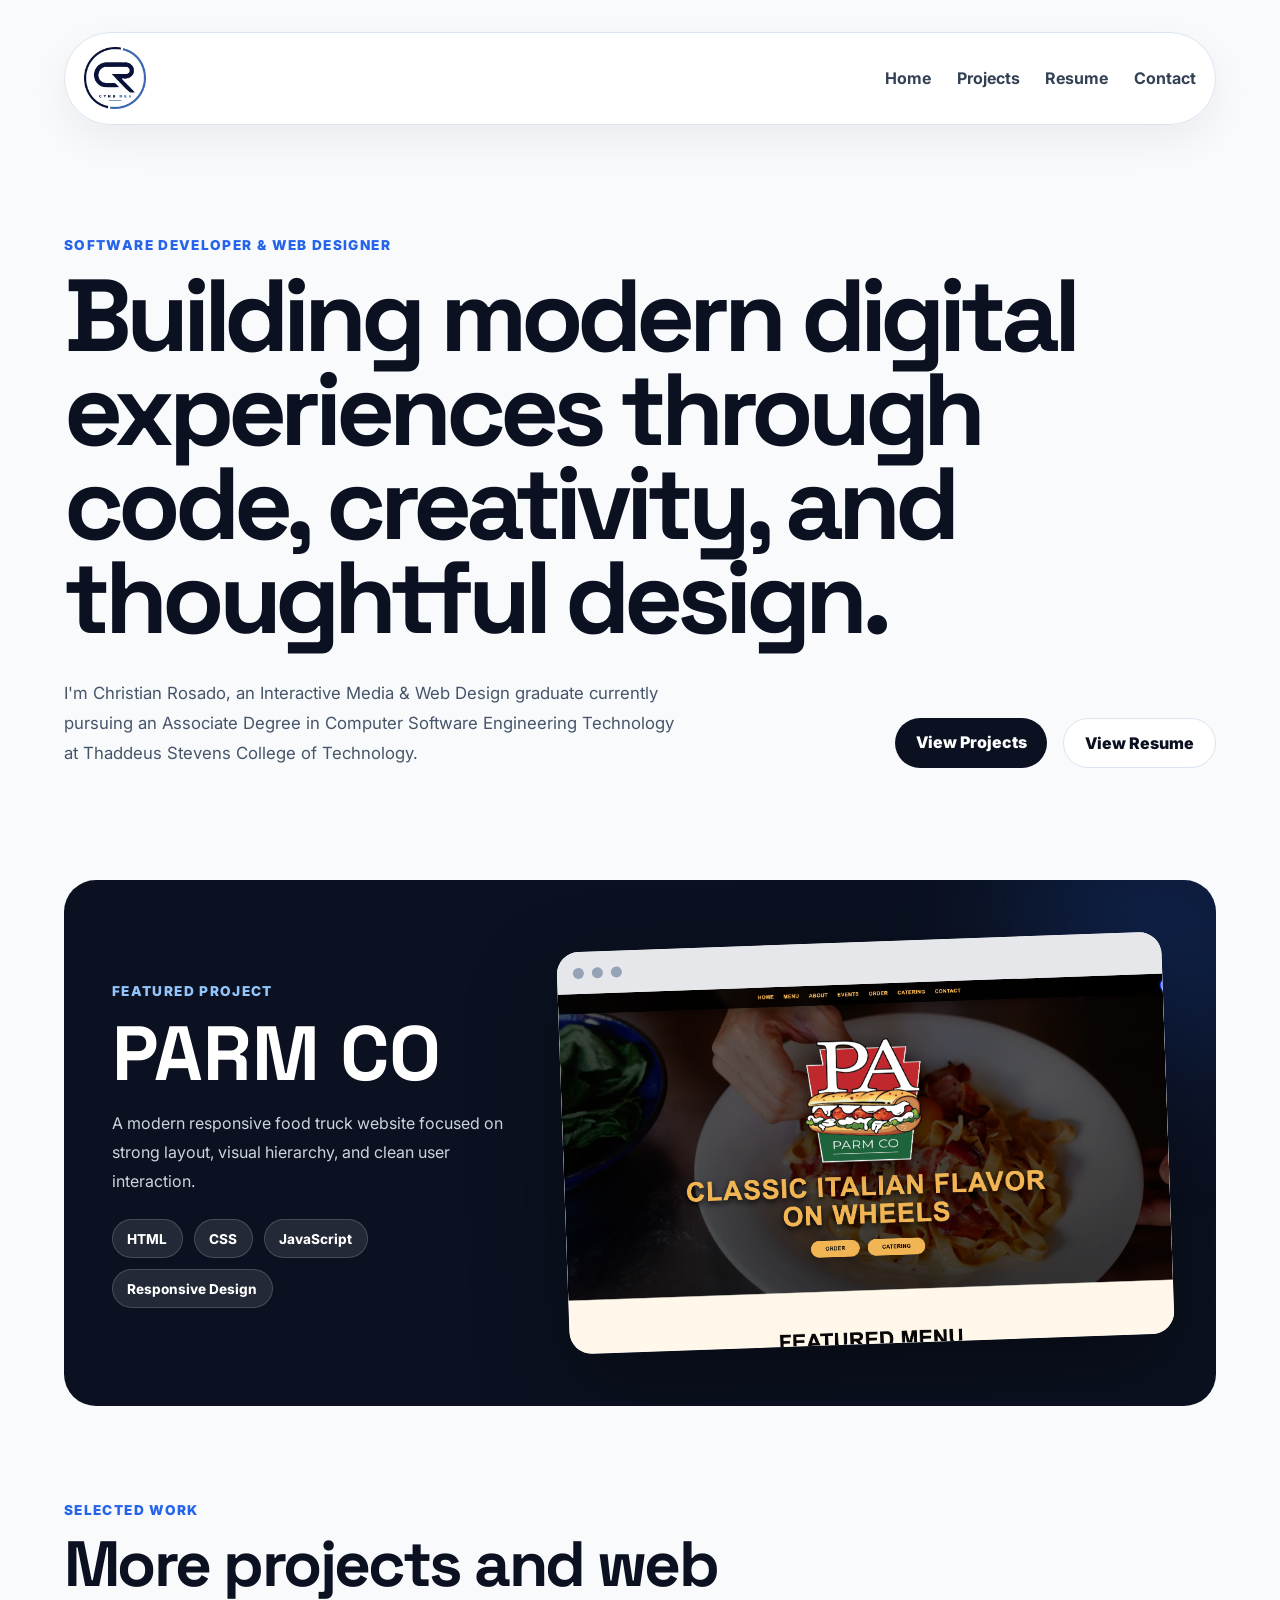
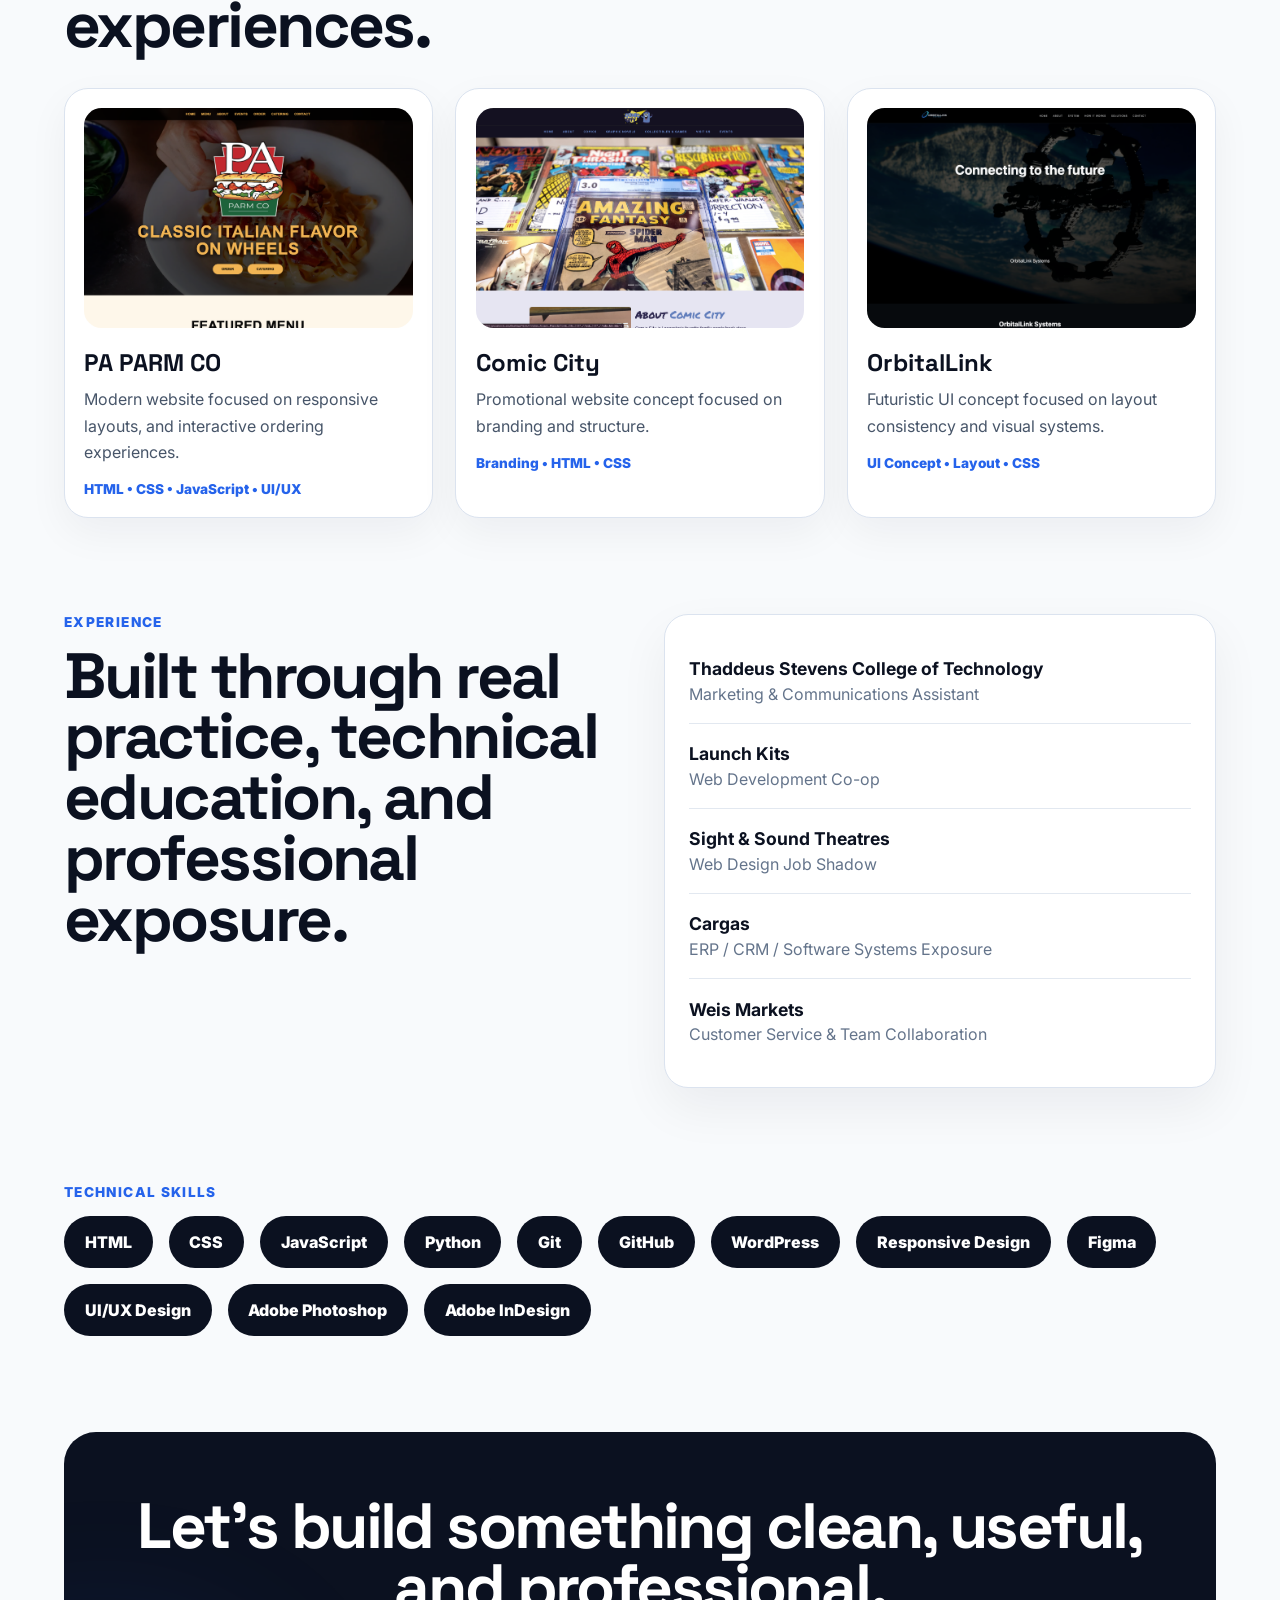
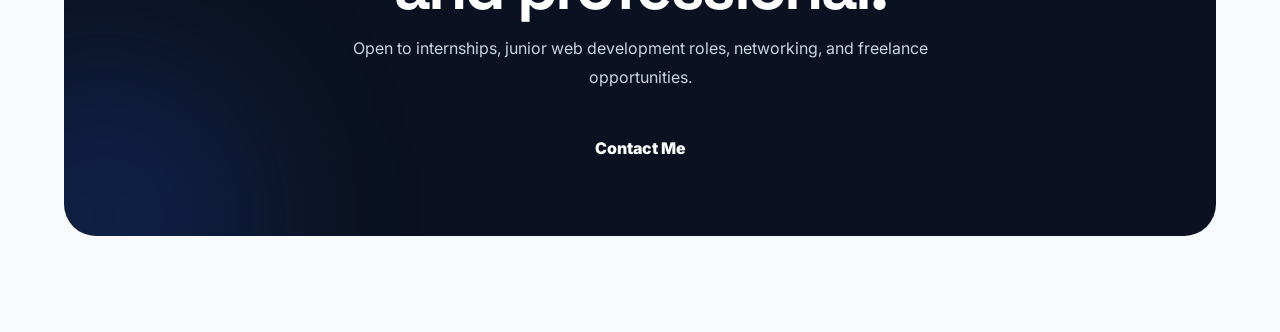
<file: index.html>
<html lang="en">
    <head>
        <meta charset="UTF-8">
        <meta name="viewport" content="width=device-width, initial-scale=1.0">
        <title>Christian Rosado | Portfolio</title>
        <link rel="stylesheet" href="style.css">
    <!--FONTS LINKS / Space Grotesk-->
        <link rel="preconnect" href="https://fonts.googleapis.com">
        <link rel="preconnect" href="https://fonts.gstatic.com" crossorigin>
        <link href="https://fonts.googleapis.com/css2?family=Space+Grotesk:wght@300..700&display=swap" rel="stylesheet">
    <!--FONTS LINKS / Inter-->
        <link rel="preconnect" href="https://fonts.googleapis.com">
        <link rel="preconnect" href="https://fonts.gstatic.com" crossorigin>
        <link href="https://fonts.googleapis.com/css2?family=Inter:ital,opsz,wght@0,14..32,100..900;1,14..32,100..900&family=Space+Grotesk:wght@300..700&display=swap" rel="stylesheet">
    </head>
    <body>
        <header class="siteHeader">
            <a href="index.html" class="logo">
                <img src="img/White_Version_CR.webp" alt="Christian Rosado Logo">
            </a>
    
            <nav>
                <ul>
                    <li><a href="index.html">Home</a></li>
                    <li><a href="projects.html">Projects</a></li>
                    <li><a href="resume.html">Resume</a></li>
                    <li><a href="contact.html">Contact</a></li>
                </ul>
            </nav>
        </header>
    
        <main>
            <!-- HERO -->
            <section class="hero">
                <p class="eyebrow">Software Developer & Web Designer</p>
    
                <h1>
                    Building modern digital experiences through code, creativity, and thoughtful design.
                </h1>
    
                <div class="heroBottom">
                    <p>
                        I'm Christian Rosado, an Interactive Media & Web Design graduate 
                        currently pursuing an Associate Degree in 
                        Computer Software Engineering Technology at Thaddeus Stevens College of Technology.
                    </p>
    
                    <div class="heroButtons">
                        <a href="projects.html" class="btn primaryBtn">View Projects</a>
                        <a href="resume.html" class="btn secondaryBtn">View Resume</a>
                    </div>
                </div>
            </section>
    
            <!-- FEATURED PROJECT 1 -->
            <section class="projectShowcase">
                <div class="projectInfo">
                    <p class="eyebrow">Featured Project</p>
                    <h2>PARM CO</h2>
                    <p>
                        A modern responsive food truck website focused on strong layout,
                        visual hierarchy, and clean user interaction.
                    </p>
    
                    <div class="tags">
                        <span>HTML</span>
                        <span>CSS</span>
                        <span>JavaScript</span>
                        <span>Responsive Design</span>
                    </div>
                </div>
    
                <div class="projectVisual parmVisual">
                    <div class="browserMockup">
                        <div class="mockupTop">
                            <span></span>
                            <span></span>
                            <span></span>
                        </div>
                        <div class="mockupScreen">
                            <img src="img/cite.png" alt="PARM CO website preview">
                        </div>
                    </div>
                </div>
            </section>
    
            <!-- PROJECT GRID -->
            <section class="workSection">
                <div class="sectionHeader">
                    <p class="eyebrow">Selected Work</p>
                    <h2>More projects and web experiences.</h2>
                </div>
    
                <div class="workGrid">
                    <article class="workCard">
                        <div class="workPreview eaglesPreview">
                            <img src="img/cite.png" alt="">
                        </div>
                        <h3>PA PARM CO</h3>
                        <p>Modern website focused on responsive layouts, and interactive ordering experiences.</p>
                        <span>HTML • CSS • JavaScript • UI/UX</span>
                    </article>
    
                    <article class="workCard">
                        <div class="workPreview comicPreview">
                            <img src="img/cite3.png" alt="">
                        </div>
                        <h3>Comic City</h3>
                        <p>Promotional website concept focused on branding and structure.</p>
                        <span>Branding • HTML • CSS</span>
                    </article>
    
                    <article class="workCard">
                        <div class="workPreview orbitalPreview">
                            <img src="img/cite2.png" alt="">
                        </div>
                        <h3>OrbitalLink</h3>
                        <p>Futuristic UI concept focused on layout consistency and visual systems.</p>
                        <span>UI Concept • Layout • CSS</span>
                    </article>
                </div>
            </section>
    
            <!-- EXPERIENCE -->
            <section class="experienceSection">
                <div>
                    <p class="eyebrow">Experience</p>
                    <h2>Built through real practice, technical education, and professional exposure.</h2>
                </div>
    
                <div class="experienceList">
                    <div class="experienceItem">
                        <strong>Thaddeus Stevens College of Technology</strong>
                        <p>Marketing & Communications Assistant</p>
                    </div>
    
                    <div class="experienceItem">
                        <strong>Launch Kits</strong>
                        <p>Web Development Co-op</p>
                    </div>
    
                    <div class="experienceItem">
                        <strong>Sight & Sound Theatres</strong>
                        <p>Web Design Job Shadow</p>
                    </div>
    
                    <div class="experienceItem">
                        <strong>Cargas</strong>
                        <p>ERP / CRM / Software Systems Exposure</p>
                    </div>
    
                    <div class="experienceItem">
                        <strong>Weis Markets</strong>
                        <p>Customer Service & Team Collaboration</p>
                    </div>
                </div>
            </section>
    
            <!-- SKILLS -->
            <section class="skillsSection">
                <p class="eyebrow">Technical Skills</p>
    
                <div class="skillsTrack">
                    <span>HTML</span>
                    <span>CSS</span>
                    <span>JavaScript</span>
                    <span>Python</span>
                    <span>Git</span>
                    <span>GitHub</span>
                    <span>WordPress</span>
                    <span>Responsive Design</span>
                    <span>Figma</span>
                    <span>UI/UX Design</span>
                    <span>Adobe Photoshop</span>
                    <span>Adobe InDesign</span>
                </div>
            </section>
    
            <!-- CONTACT -->
            <section class="contactCTA">
                <h2>Let’s build something clean, useful, and professional.</h2>
                <p>
                    Open to internships, junior web development roles, networking,
                    and freelance opportunities.
                </p>
    
                <a href="contact.html" class="btn primaryBtn">Contact Me</a>
            </section>
        </main>
    </body>
</html>
</file>
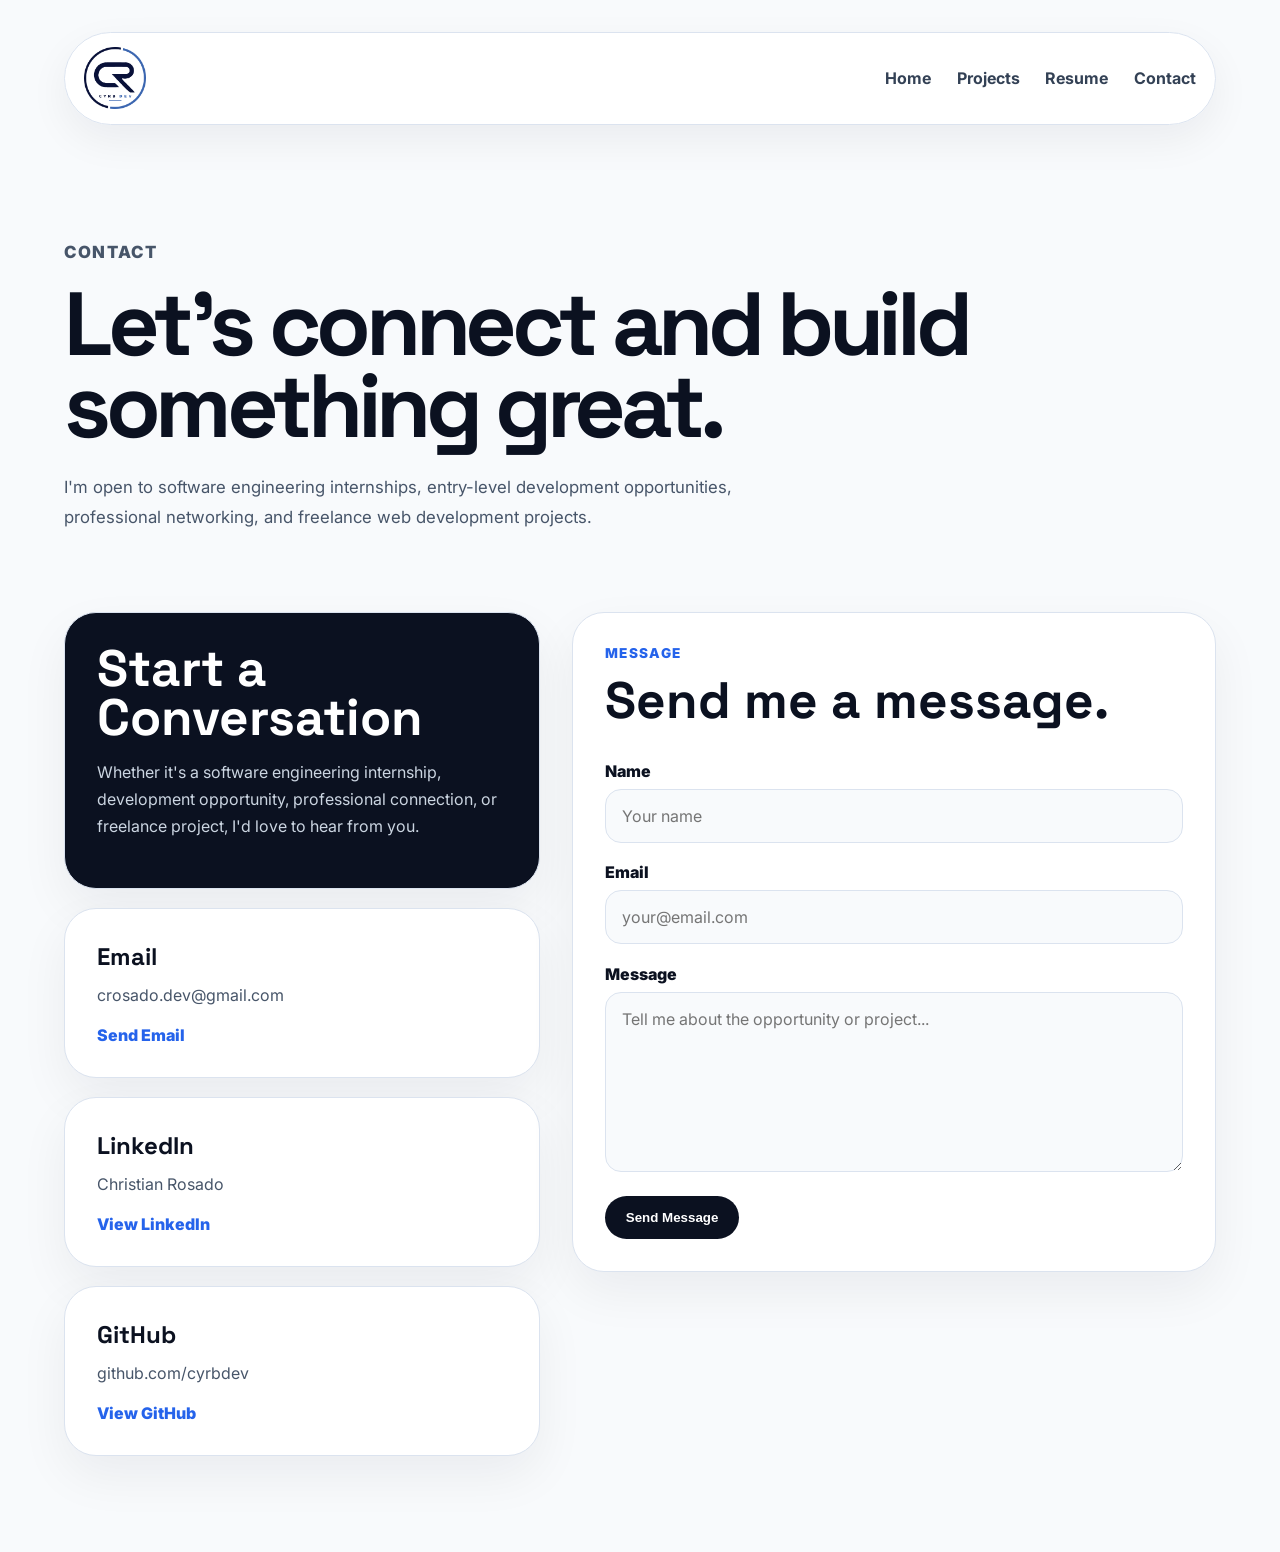
<file: contact.html>
<html lang="en">
    <head>
        <meta charset="UTF-8">
        <meta name="viewport" content="width=device-width, initial-scale=1.0">
        <title>Christian Rosado | Portfolio</title>
        <link rel="stylesheet" href="style.css">
    <!--FONTS LINKS / Space Grotesk-->
        <link rel="preconnect" href="https://fonts.googleapis.com">
        <link rel="preconnect" href="https://fonts.gstatic.com" crossorigin>
        <link href="https://fonts.googleapis.com/css2?family=Space+Grotesk:wght@300..700&display=swap" rel="stylesheet">
    <!--FONTS LINKS / Inter-->
        <link rel="preconnect" href="https://fonts.googleapis.com">
        <link rel="preconnect" href="https://fonts.gstatic.com" crossorigin>
        <link href="https://fonts.googleapis.com/css2?family=Inter:ital,opsz,wght@0,14..32,100..900;1,14..32,100..900&family=Space+Grotesk:wght@300..700&display=swap" rel="stylesheet">
    </head>
    <body>
        <header class="siteHeader">
            <a href="index.html" class="logo">
                <img src="img/White_Version_CR.webp" alt="Christian Rosado Logo">
            </a>
    
            <nav>
                <ul>
                    <li><a href="index.html">Home</a></li>
                    <li><a href="projects.html">Projects</a></li>
                    <li><a href="resume.html">Resume</a></li>
                    <li><a href="contact.html">Contact</a></li>
                </ul>
            </nav>
        </header>
    
        <main>
            <section class="pageHero">
                <p class="eyebrow">Contact</p>
        
                <h1>Let's connect and build something great.</h1>
        
                <p>
                    I'm open to software engineering internships, entry-level
                    development opportunities, professional networking,
                    and freelance web development projects.
                </p>
            </section>
        
            <section class="contactLayout">
                <div class="contactInfo">
                    <div class="contactCard darkContactCard">
                        <h2>Start a Conversation</h2>
                        <p>
                            Whether it's a software engineering internship,
                            development opportunity, professional connection,
                            or freelance project, I'd love to hear from you.
                        </p>
                    </div>
        
                    <div class="contactCard">
                        <h3>Email</h3>
                        <p>crosado.dev@gmail.com</p>
                        <a href="mailto:crosado.dev@gmail.com">Send Email</a>
                    </div>
        
                    <div class="contactCard">
                        <h3>LinkedIn</h3>
                        <p>Christian Rosado</p>
                        <a href="https://www.linkedin.com/in/christian-rosado-dev" target="_blank">View LinkedIn</a>
                    </div>
        
                    <div class="contactCard">
                        <h3>GitHub</h3>
                        <p>github.com/cyrbdev</p>
                        <a href="https://github.com/cyrbdev" target="_blank">View GitHub</a>
                    </div>
                </div>
        
                <form 
                class="contactForm"
                action="https://api.web3forms.com/submit"
                method="POST"
            >
            
                <!-- WEB3FORMS KEY -->
                <input 
                    type="hidden" 
                    name="access_key" 
                    value="22d9ca87-d30a-48a5-979c-f3b29da17ead"
                >
            
                <p class="eyebrow">Message</p>
                <h2>Send me a message.</h2>
            
                <label for="name">Name</label>
                <input 
                    type="text" 
                    id="name" 
                    name="name" 
                    placeholder="Your name"
                    required
                >
            
                <label for="email">Email</label>
                <input 
                    type="email" 
                    id="email" 
                    name="email" 
                    placeholder="your@email.com"
                    required
                >
            
                <label for="message">Message</label>
                <textarea 
                    id="message" 
                    name="message" 
                    placeholder="Tell me about the opportunity or project..."
                    required
                ></textarea>
            
                <button type="submit" class="btn primaryBtn">
                    Send Message
                </button>
            
            </form>
            </section>
        </main>
    </body>
</html>
</file>
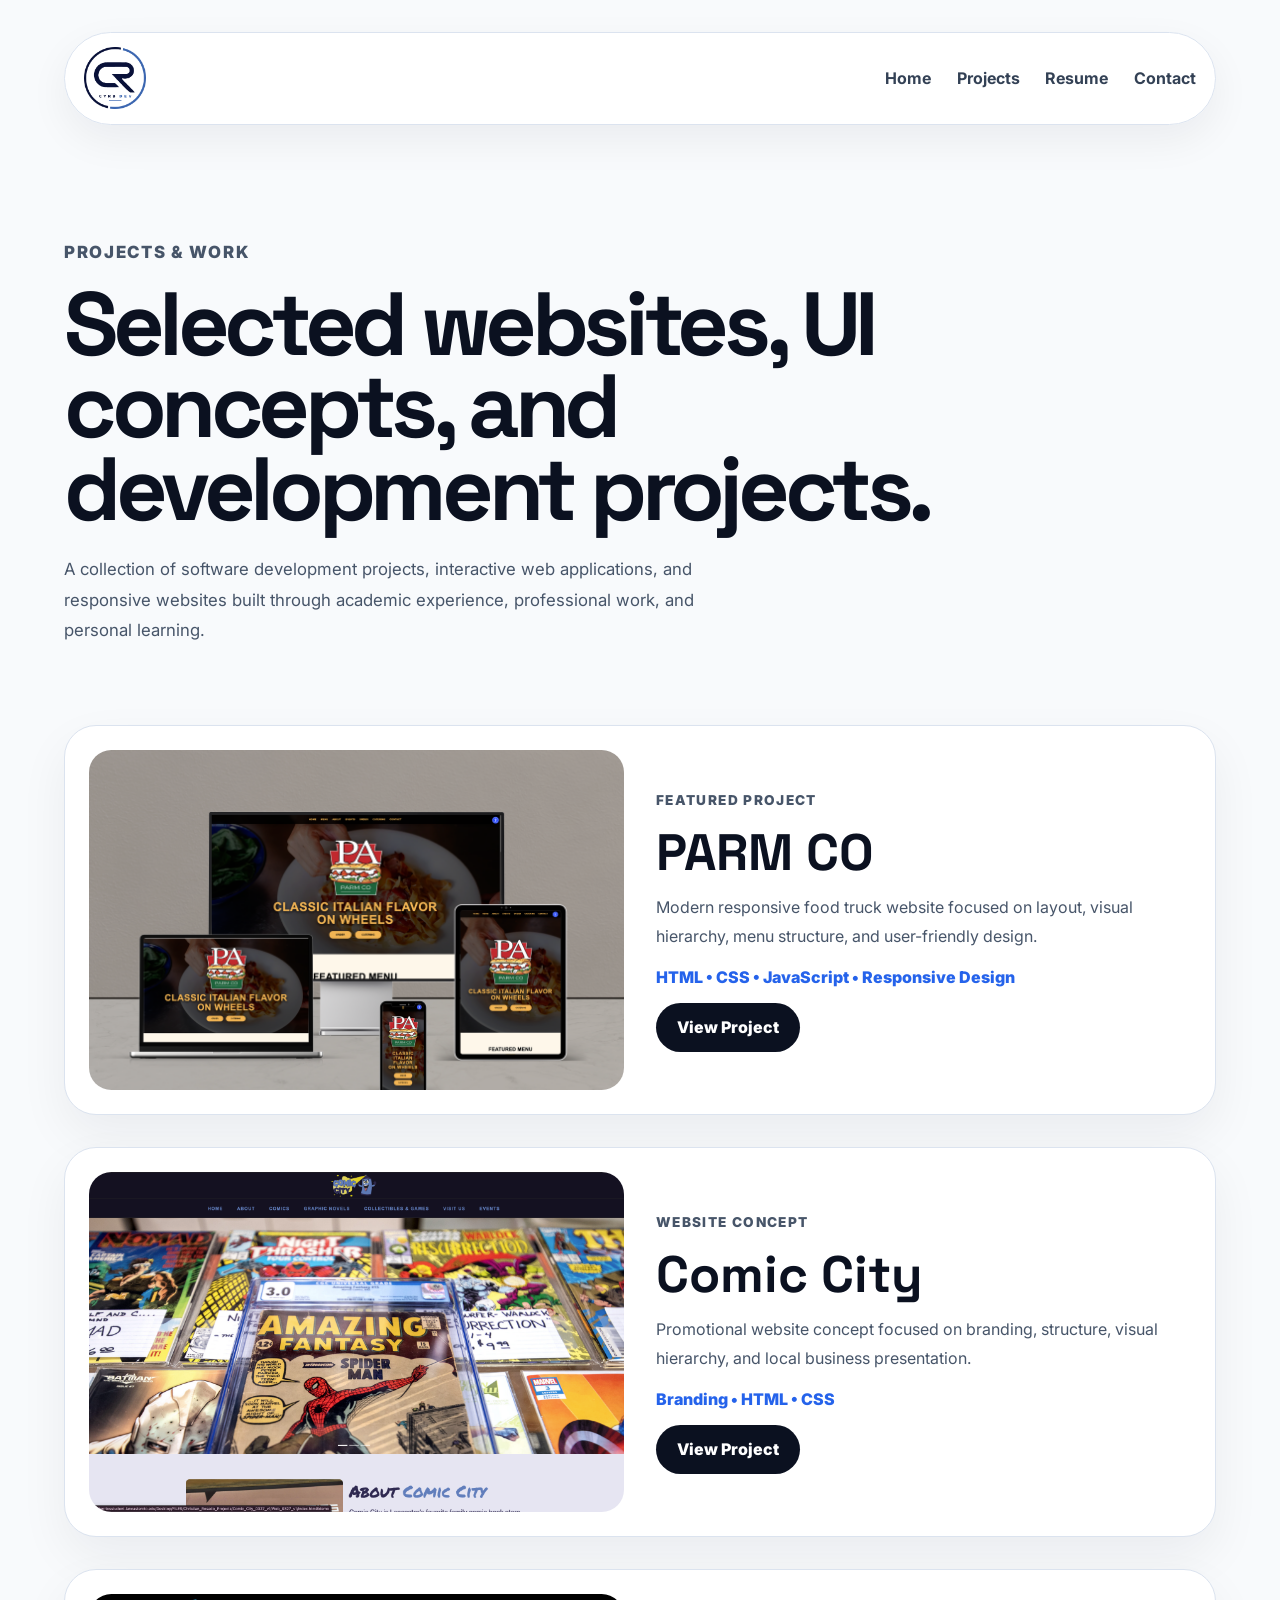
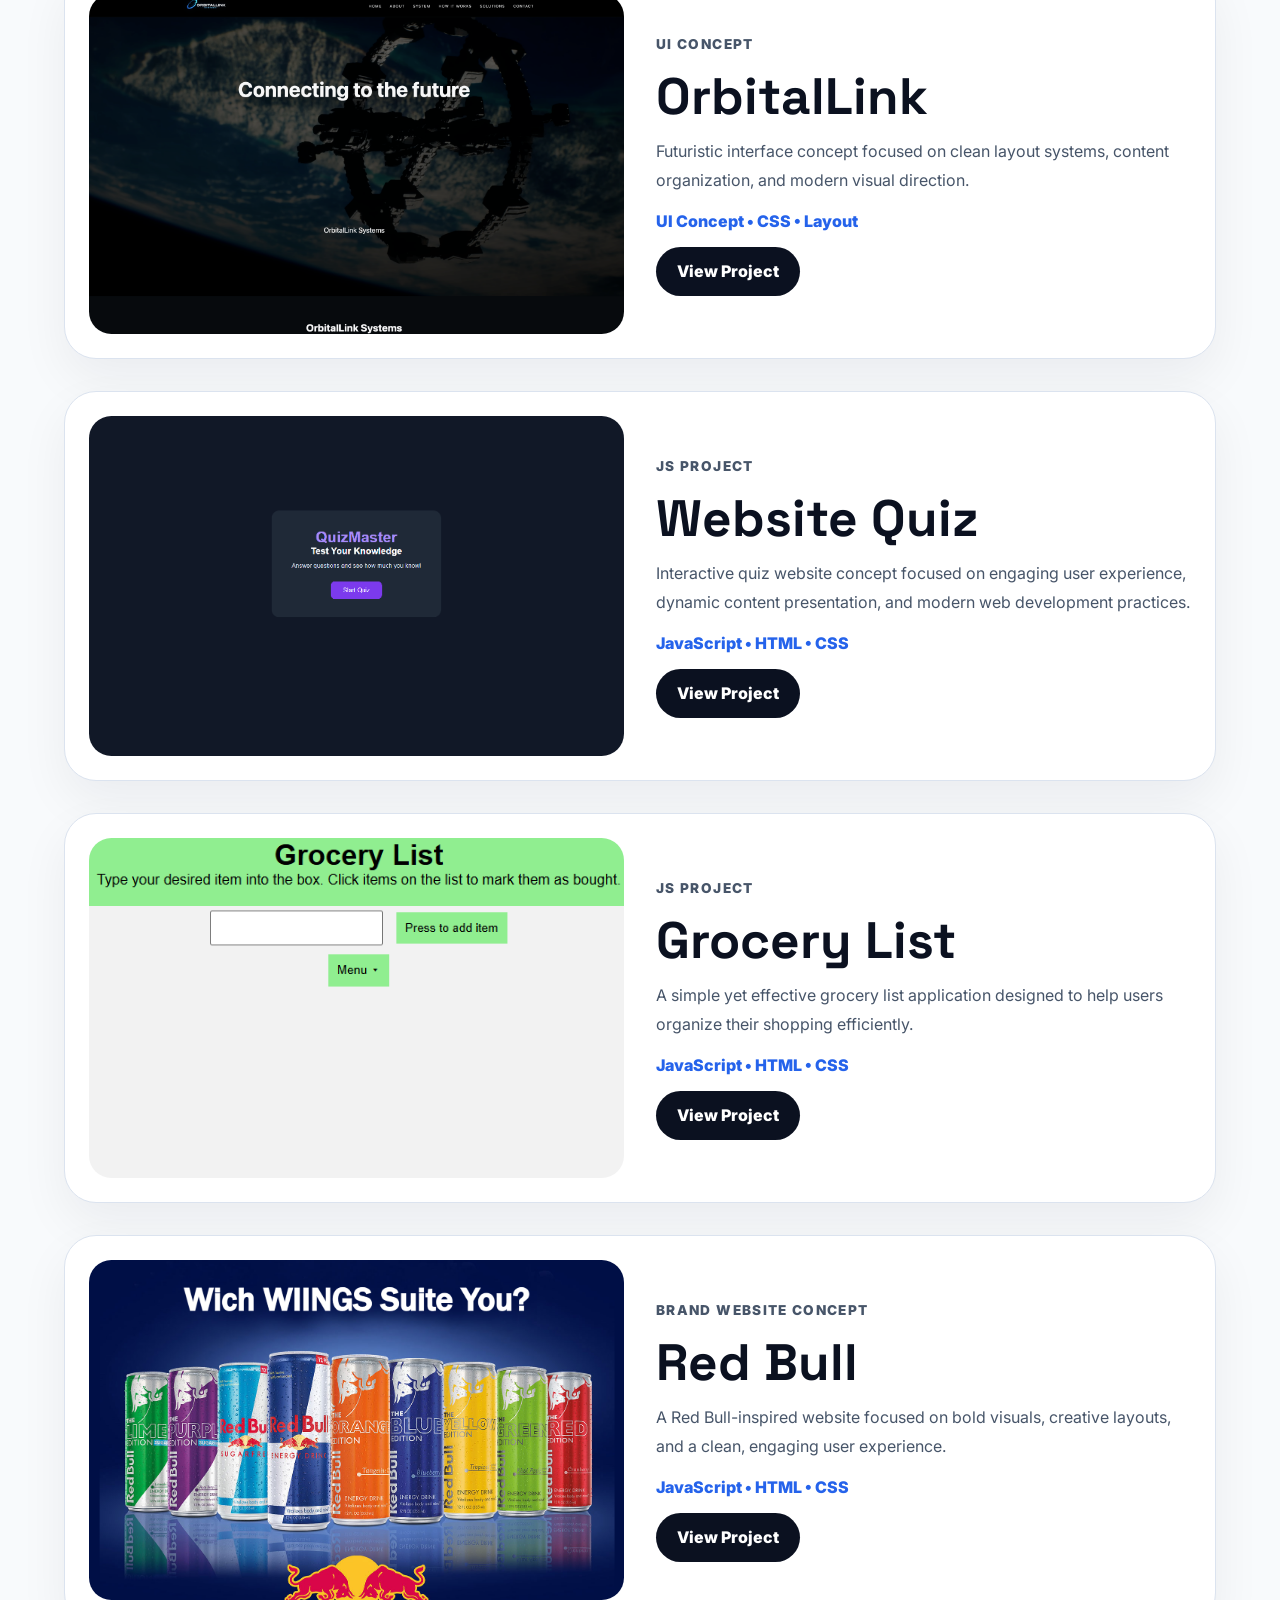
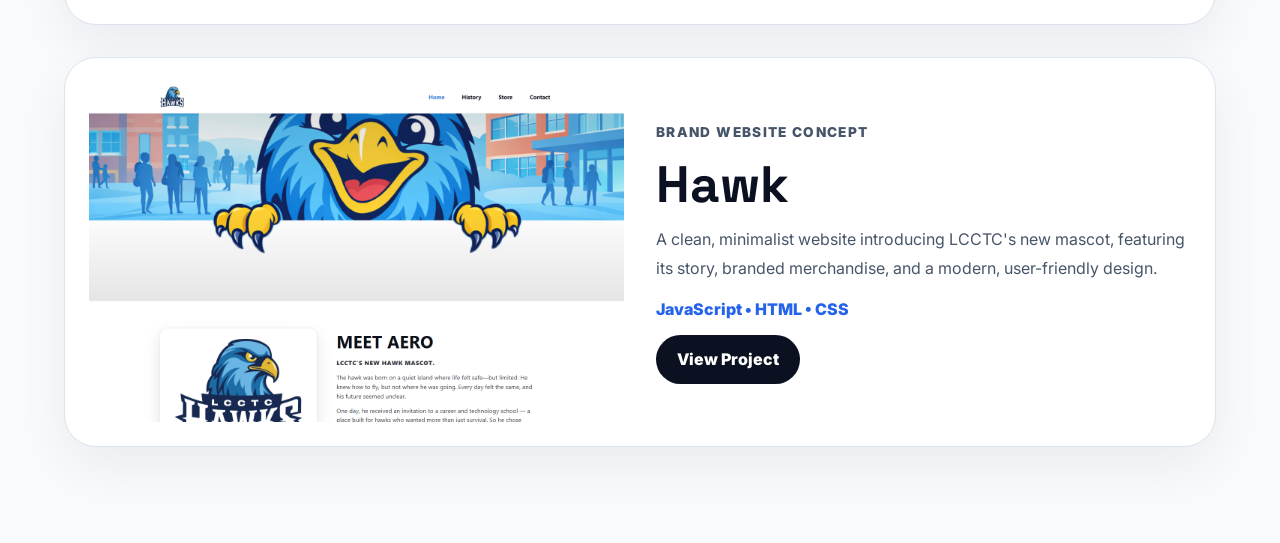
<file: projects.html>
<html lang="en">
    <head>
        <meta charset="UTF-8">
        <meta name="viewport" content="width=device-width, initial-scale=1.0">
        <title>Christian Rosado | Portfolio</title>
        <link rel="stylesheet" href="style.css">
    <!--FONTS LINKS / Space Grotesk-->
        <link rel="preconnect" href="https://fonts.googleapis.com">
        <link rel="preconnect" href="https://fonts.gstatic.com" crossorigin>
        <link href="https://fonts.googleapis.com/css2?family=Space+Grotesk:wght@300..700&display=swap" rel="stylesheet">
    <!--FONTS LINKS / Inter-->
        <link rel="preconnect" href="https://fonts.googleapis.com">
        <link rel="preconnect" href="https://fonts.gstatic.com" crossorigin>
        <link href="https://fonts.googleapis.com/css2?family=Inter:ital,opsz,wght@0,14..32,100..900;1,14..32,100..900&family=Space+Grotesk:wght@300..700&display=swap" rel="stylesheet">
    </head>
    <body>
        <header class="siteHeader">
            <a href="index.html" class="logo">
                <img src="img/White_Version_CR.webp" alt="Christian Rosado Logo">
            </a>
    
            <nav>
                <ul>
                    <li><a href="index.html">Home</a></li>
                    <li><a href="projects.html">Projects</a></li>
                    <li><a href="resume.html">Resume</a></li>
                    <li><a href="contact.html">Contact</a></li>
                </ul>
            </nav>
        </header>
    
        <main>
            <section class="pageHero">
                <p class="eyebrow">Projects & Work</p>
                <h1>Selected websites, UI concepts, and development projects.</h1>
                <p>
                    A collection of software development projects, interactive
                    web applications, and responsive websites built through
                    academic experience, professional work, and personal learning.
                </p>
            </section>
        
            <section class="projectsPageGrid">
                <article class="projectDetailCard">
                    <img src="img/parm_CO.png" alt="PARM CO website preview">
                    <div>
                        <p class="eyebrow">Featured Project</p>
                        <h2>PARM CO</h2>
                        <p>
                            Modern responsive food truck website focused on layout,
                            visual hierarchy, menu structure, and user-friendly design.
                        </p>
                        <span>HTML • CSS • JavaScript • Responsive Design</span>
                        <div class="heroButtons">
                            <a href="https://cyrbdev.github.io/Parm-CO-/" class="btn primaryBtn" target="_blank">View Project</a>
                        </div>
                    </div>
                </article>
        
                <article class="projectDetailCard">
                    <img src="img/cite3.png" alt="Comic City website preview">
                    <div>
                        <p class="eyebrow">Website Concept</p>
                        <h2>Comic City </h2>
                        <p>
                            Promotional website concept focused on branding, structure,
                            visual hierarchy, and local business presentation.
                        </p>
                        <span>Branding • HTML • CSS</span>
                        <div class="heroButtons">
                            <a href="https://cyrbdev.github.io/Comic-City/" class="btn primaryBtn" target="_blank">View Project</a>
                        </div>
                    </div>
                </article>
        
                <article class="projectDetailCard">
                    <img src="img/cite2.png" alt="OrbitalLink website preview">
                    <div>
                        <p class="eyebrow">UI Concept</p>
                        <h2>OrbitalLink</h2>
                        <p>
                            Futuristic interface concept focused on clean layout systems,
                            content organization, and modern visual direction.
                        </p>
                        <span>UI Concept • CSS • Layout</span>
                        <div class="heroButtons">
                            <a href="https://cyrbdev.github.io/OrbilLink/" class="btn primaryBtn" target="_blank">View Project</a>
                        </div>
                    </div>
                </article>

                <article class="projectDetailCard">
                    <img src="img/quiz_website.png" alt="OrbitalLink website preview">
                    <div>
                        <p class="eyebrow">JS Project</p>
                        <h2>Website Quiz</h2>
                        <p>
                            Interactive quiz website concept focused on engaging user experience,
                            dynamic content presentation, and modern web development practices.
                        </p>
                        <span>JavaScript • HTML • CSS</span>
                        <div class="heroButtons">
                            <a href="https://cyrbdev.github.io/Quiz-App/" class="btn primaryBtn" target="_blank">View Project</a>
                        </div>
                    </div>
                </article>

                <article class="projectDetailCard">
                    <img src="img/list_website.png" alt="OrbitalLink website preview">
                    <div>
                        <p class="eyebrow">JS Project</p>
                        <h2>Grocery List</h2>
                        <p>
                            A simple yet effective grocery list application designed to help users organize their shopping efficiently.
                        </p>
                        <span>JavaScript • HTML • CSS</span>
                        <div class="heroButtons">
                            <a href="https://cyrbdev.github.io/Grocery-List/" class="btn primaryBtn" target="_blank">View Project</a>
                        </div>
                    </div>
                </article>

                <article class="projectDetailCard">
                    <img src="img/redBull.png" alt="Red Bull website preview">
                    <div>
                        <p class="eyebrow">Brand Website Concept</p>
                        <h2>Red Bull</h2>
                        <p>
                                A Red Bull-inspired website focused on bold visuals,
                                creative layouts, and a clean, engaging user experience.
                        </p>
                        <span>JavaScript • HTML • CSS</span>
                        <div class="heroButtons">
                            <a href="https://cyrbdev.github.io/Red-Bull/" class="btn primaryBtn" target="_blank">View Project</a>
                        </div>
                    </div>
                </article>

                <article class="projectDetailCard">
                    <img src="img/hawk.png" alt="Hawk website preview">
                    <div>
                        <p class="eyebrow">Brand Website Concept</p>
                        <h2>Hawk</h2>
                        <p>
                                A clean, minimalist website introducing LCCTC's new mascot,
                                featuring its story, branded merchandise, and a modern,
                                user-friendly design.
                        </p>
                        <span>JavaScript • HTML • CSS</span>
                        <div class="heroButtons">
                            <a href="https://cyrbdev.github.io/Hawk/" class="btn primaryBtn" target="_blank">View Project</a>
                        </div>
                    </div>
                </article>
            </section>
        </main>
    </body>
</html>
</file>
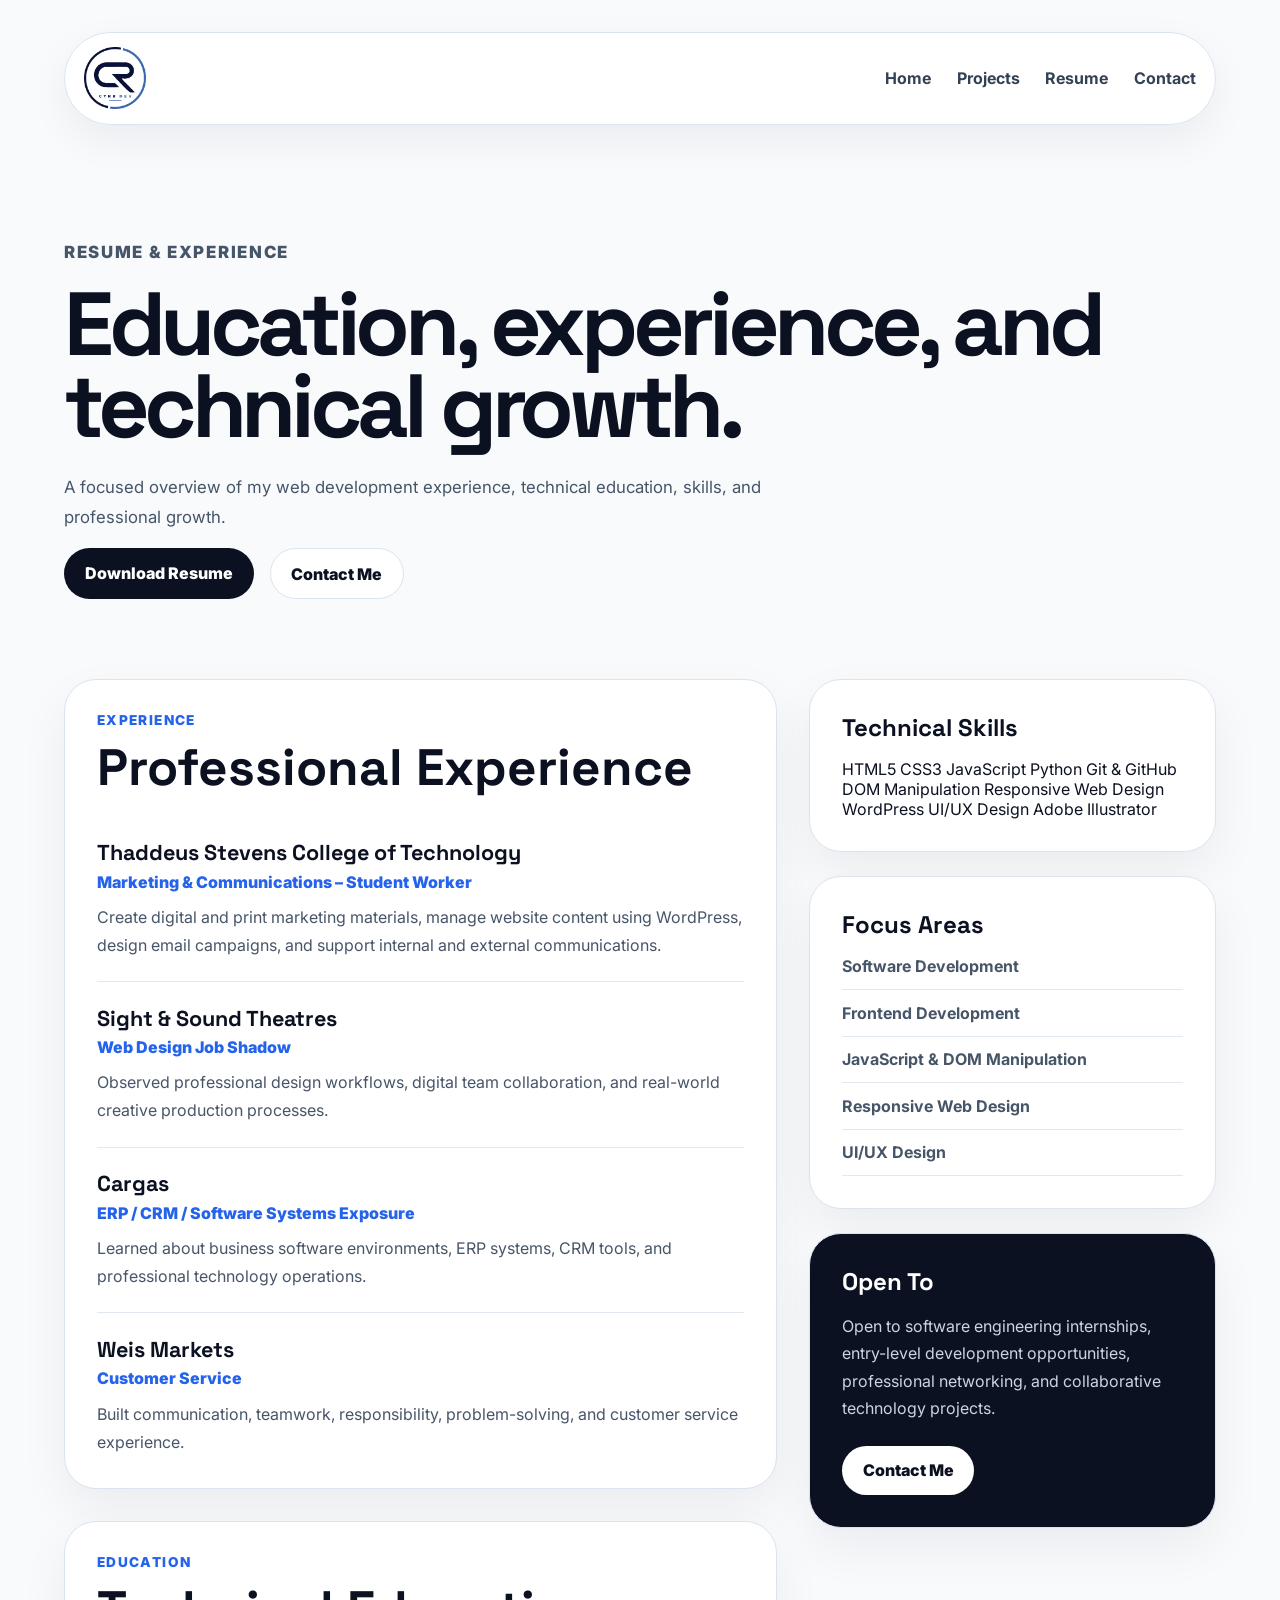
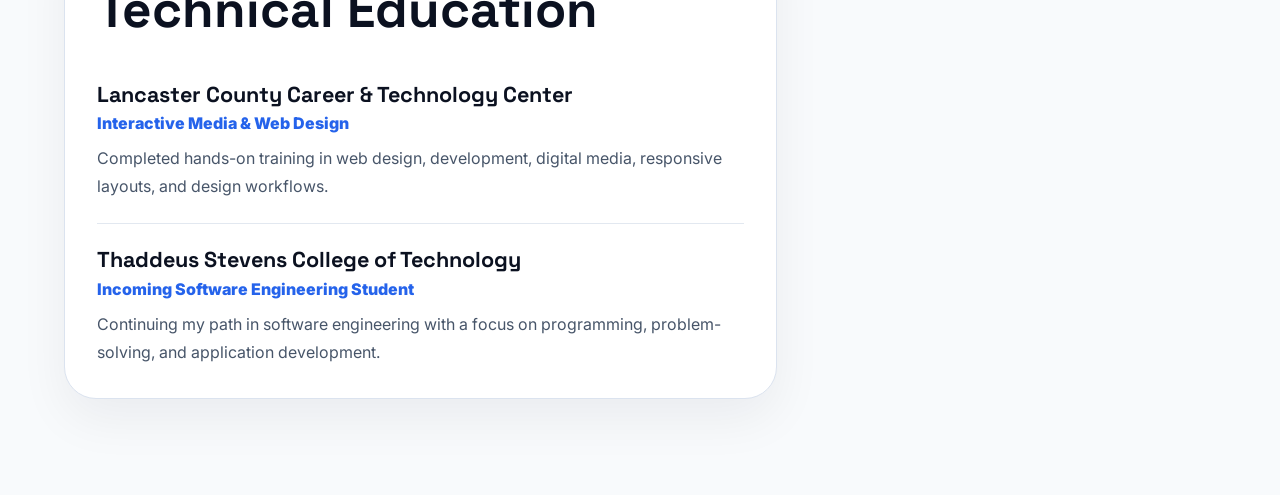
<file: resume.html>
<html lang="en">
    <head>
        <meta charset="UTF-8">
        <meta name="viewport" content="width=device-width, initial-scale=1.0">
        <title>Christian Rosado | Portfolio</title>
        <link rel="stylesheet" href="style.css">
    <!--FONTS LINKS / Space Grotesk-->
        <link rel="preconnect" href="https://fonts.googleapis.com">
        <link rel="preconnect" href="https://fonts.gstatic.com" crossorigin>
        <link href="https://fonts.googleapis.com/css2?family=Space+Grotesk:wght@300..700&display=swap" rel="stylesheet">
    <!--FONTS LINKS / Inter-->
        <link rel="preconnect" href="https://fonts.googleapis.com">
        <link rel="preconnect" href="https://fonts.gstatic.com" crossorigin>
        <link href="https://fonts.googleapis.com/css2?family=Inter:ital,opsz,wght@0,14..32,100..900;1,14..32,100..900&family=Space+Grotesk:wght@300..700&display=swap" rel="stylesheet">
    </head>
    <body>
        <header class="siteHeader">
            <a href="index.html" class="logo">
                <img src="img/White_Version_CR.webp" alt="Christian Rosado Logo">
            </a>
    
            <nav>
                <ul>
                    <li><a href="index.html">Home</a></li>
                    <li><a href="projects.html">Projects</a></li>
                    <li><a href="resume.html">Resume</a></li>
                    <li><a href="contact.html">Contact</a></li>
                </ul>
            </nav>
        </header>
    
        <main>
            <section class="pageHero">
                <p class="eyebrow">Resume & Experience</p>
        
                <h1>Education, experience, and technical growth.</h1>
        
                <p>
                    A focused overview of my web development experience, technical education,
                    skills, and professional growth.
                </p>
        
                <div class="heroButtons">
                    <a href="img/Resume_Webdev_Christian_v3.pdf" class="btn primaryBtn" download>Download Resume</a>
                    <a href="contact.html" class="btn secondaryBtn">Contact Me</a>
                </div>
            </section>
        
            <section class="resumeLayout">
                <div class="resumeMain">
                    <div class="resumeBlock">
                        <p class="eyebrow">Experience</p>
                        <h2>Professional Experience</h2>
        
                        <div class="resumeItem">
                            <h3>Thaddeus Stevens College of Technology</h3>
                            <span>Marketing & Communications – Student Worker</span>
                            <p>
                                Create digital and print marketing materials, manage website
                                content using WordPress, design email campaigns, and support
                                internal and external communications.
                            </p>
                        </div>
        
                        <div class="resumeItem">
                            <h3>Sight & Sound Theatres</h3>
                            <span>Web Design Job Shadow</span>
                            <p>
                                Observed professional design workflows, digital team collaboration,
                                and real-world creative production processes.
                            </p>
                        </div>
        
                        <div class="resumeItem">
                            <h3>Cargas</h3>
                            <span>ERP / CRM / Software Systems Exposure</span>
                            <p>
                                Learned about business software environments, ERP systems,
                                CRM tools, and professional technology operations.
                            </p>
                        </div>
        
                        <div class="resumeItem">
                            <h3>Weis Markets</h3>
                            <span>Customer Service</span>
                            <p>
                                Built communication, teamwork, responsibility, problem-solving,
                                and customer service experience.
                            </p>
                        </div>
                    </div>
        
                    <div class="resumeBlock">
                        <p class="eyebrow">Education</p>
                        <h2>Technical Education</h2>
        
                        <div class="resumeItem">
                            <h3>Lancaster County Career & Technology Center</h3>
                            <span>Interactive Media & Web Design</span>
                            <p>
                                Completed hands-on training in web design, development,
                                digital media, responsive layouts, and design workflows.
                            </p>
                        </div>
        
                        <div class="resumeItem">
                            <h3>Thaddeus Stevens College of Technology</h3>
                            <span>Incoming Software Engineering Student</span>
                            <p>
                                Continuing my path in software engineering with a focus on
                                programming, problem-solving, and application development.
                            </p>
                        </div>
                    </div>
                </div>
        
                <aside class="resumeSidebar">
                    <div class="resumeSideCard">
                        <h3>Technical Skills</h3>
        
                        <div class="skillsGrid">
                            <span>HTML5</span>
                            <span>CSS3</span>
                            <span>JavaScript</span>
                            <span>Python</span>
                            <span>Git & GitHub</span>
                            <span>DOM Manipulation</span>
                            <span>Responsive Web Design</span>
                            <span>WordPress</span>
                            <span>UI/UX Design</span>
                            <span>Adobe Illustrator</span>
                        </div>
                    </div>
        
                    <div class="resumeSideCard">
                        <h3>Focus Areas</h3>
        
                        <ul>
                            <li>Software Development</li>
                            <li>Frontend Development</li>
                            <li>JavaScript & DOM Manipulation</li>
                            <li>Responsive Web Design</li>
                            <li>UI/UX Design</li>
                        </ul>
                    </div>
        
                    <div class="resumeSideCard darkCard">
                        <h3>Open To</h3>
                        <p>
                            Open to software engineering internships, entry-level
                            development opportunities, professional networking,
                            and collaborative technology projects.
                        </p>
        
                        <a href="contact.html" class="btn primaryBtn">Contact Me</a>
                    </div>
                </aside>
            </section>
        </main>
    </body>
</html>
</file>
<file: style.css>
/* ================================
   01. RESET & BASE
================================ */

*,
*::before,
*::after {
    margin: 0;
    padding: 0;
    box-sizing: border-box;
}

:root {
    --bg: #f8fafc;
    --dark: #0b1120;
    --text: #0b1120;
    --muted: #475569;
    --soft-muted: #64748b;
    --border: #dbe3ef;
    --line: #e2e8f0;
    --blue: #2563eb;
    --blue-soft: #93c5fd;
    --white: #ffffff;
    --card-shadow: 0 20px 50px rgba(15, 23, 42, 0.06);
    --hover-shadow: 0 25px 70px rgba(15, 23, 42, 0.13);
    --radius-lg: 2rem;
    --radius-md: 1.5rem;
    --radius-sm: 1rem;
    --transition: 0.25s ease;
}

html {
    scroll-behavior: smooth;
}

body {
    font-family: 'Inter', sans-serif;
    background: var(--bg);
    color: var(--text);
}

h1,
h2,
h3 {
    font-family: 'Space Grotesk', sans-serif;
}

a {
    text-decoration: none;
}

img {
    max-width: 100%;
    display: block;
}

/* ================================
   02. HEADER / NAV
================================ */

.siteHeader {
    width: min(1180px, 90%);
    margin: 2rem auto;
    padding: 0.9rem 1.2rem;
    background: rgba(255, 255, 255, 0.88);
    border: 1px solid var(--border);
    border-radius: 999px;
    display: flex;
    align-items: center;
    justify-content: space-between;
    box-shadow: 0 15px 40px rgba(15, 23, 42, 0.06);
    position: sticky;
    top: 1rem;
    z-index: 10;
    backdrop-filter: blur(16px);
    transition: box-shadow var(--transition), transform var(--transition), background var(--transition);
}

.siteHeader.scrolled {
    background: rgba(255, 255, 255, 0.96);
    box-shadow: 0 20px 55px rgba(15, 23, 42, 0.12);
}

.logo img {
    width: 62px;
    transition: transform var(--transition);
}

.logo:hover img {
    transform: rotate(-4deg) scale(1.04);
}

nav ul {
    display: flex;
    list-style: none;
    gap: 1.6rem;
}

nav a {
    color: #334155;
    font-weight: 700;
    position: relative;
    transition: color var(--transition);
}

nav a::after {
    content: "";
    width: 0;
    height: 2px;
    background: var(--blue);
    position: absolute;
    left: 0;
    bottom: -6px;
    border-radius: 999px;
    transition: width var(--transition);
}

nav a:hover {
    color: var(--blue);
}

nav a:hover::after {
    width: 100%;
}

/* ================================
   03. BUTTONS
================================ */

.btn {
    display: inline-block;
    padding: 0.9rem 1.3rem;
    border-radius: 999px;
    font-weight: 850;
    transition:
        transform var(--transition),
        background var(--transition),
        color var(--transition),
        border-color var(--transition),
        box-shadow var(--transition);
}

.btn:hover {
    transform: translateY(-3px);
}

.primaryBtn {
    background: var(--dark);
    color: var(--white);
}

.primaryBtn:hover {
    box-shadow: 0 15px 35px rgba(11, 17, 32, 0.22);
}

.secondaryBtn {
    background: var(--white);
    color: var(--dark);
    border: 1px solid var(--border);
}

.secondaryBtn:hover {
    border-color: var(--blue);
    color: var(--blue);
}

/* ================================
   04. HERO
================================ */

.hero {
    width: min(1180px, 90%);
    margin: 0 auto;
    padding: 5rem 0 4rem;
}

.eyebrow {
    text-transform: uppercase;
    letter-spacing: 0.1em;
    color: var(--blue);
    font-size: 0.85rem;
    font-weight: 850;
    margin-bottom: 1rem;
}

.hero h1 {
    font-size: clamp(3.8rem, 8vw, 7.8rem);
    line-height: 0.92;
    letter-spacing: -0.06em;
    max-width: 1100px;
}

.heroBottom {
    margin-top: 2rem;
    display: flex;
    justify-content: space-between;
    gap: 3rem;
    align-items: flex-end;
}

.heroBottom p {
    max-width: 620px;
    color: var(--muted);
    line-height: 1.8;
    font-size: 1.05rem;
}

.heroButtons {
    display: flex;
    gap: 1rem;
    flex-wrap: wrap;
    padding-top: 1rem;
}

/* ================================
   05. FEATURED PROJECT
================================ */

.projectShowcase {
    width: min(1180px, 90%);
    margin: 3rem auto;
    background: var(--dark);
    color: var(--white);
    border-radius: var(--radius-lg);
    padding: 3rem;
    display: grid;
    grid-template-columns: 0.8fr 1.2fr;
    gap: 3rem;
    align-items: center;
    overflow: hidden;
    position: relative;
}

.projectShowcase::before {
    content: "";
    width: 280px;
    height: 280px;
    background: rgba(37, 99, 235, 0.2);
    border-radius: 50%;
    filter: blur(70px);
    position: absolute;
    right: -80px;
    top: -80px;
}

.projectShowcase .eyebrow {
    color: var(--blue-soft);
}

.projectInfo {
    position: relative;
    z-index: 2;
}

.projectInfo h2 {
    font-size: clamp(3rem, 6vw, 6rem);
    line-height: 0.9;
    margin-bottom: 1.3rem;
}

.projectInfo p {
    color: #cbd5e1;
    line-height: 1.8;
    max-width: 520px;
}

.tags {
    display: flex;
    flex-wrap: wrap;
    gap: 0.7rem;
    margin-top: 1.5rem;
}

.tags span {
    background: rgba(255, 255, 255, 0.1);
    color: var(--white);
    border: 1px solid rgba(255, 255, 255, 0.16);
    padding: 0.65rem 0.9rem;
    border-radius: 999px;
    font-weight: 750;
    font-size: 0.85rem;
    transition: background var(--transition), transform var(--transition);
}

.tags span:hover {
    background: rgba(255, 255, 255, 0.16);
    transform: translateY(-2px);
}

.projectVisual {
    min-height: 430px;
    display: flex;
    align-items: center;
    justify-content: center;
    position: relative;
    z-index: 2;
}

.browserMockup {
    width: 100%;
    max-width: 650px;
    background: var(--white);
    border-radius: 1.4rem;
    overflow: hidden;
    transform: rotate(-2deg);
    box-shadow: 0 35px 90px rgba(0, 0, 0, 0.35);
    transition: transform 0.35s ease, box-shadow 0.35s ease;
}

.browserMockup:hover {
    transform: rotate(0deg) translateY(-8px);
    box-shadow: 0 45px 110px rgba(0, 0, 0, 0.45);
}

.mockupTop {
    height: 42px;
    background: #e5e7eb;
    display: flex;
    align-items: center;
    gap: 0.5rem;
    padding: 0 1rem;
}

.mockupTop span {
    width: 11px;
    height: 11px;
    background: #94a3b8;
    border-radius: 50%;
}

.mockupScreen {
    height: 360px;
    background: linear-gradient(135deg, #111827, #f59e0b);
    overflow: hidden;
}

.mockupScreen img {
    width: 100%;
    height: 100%;
    object-fit: cover;
    transition: transform 0.45s ease;
}

.browserMockup:hover .mockupScreen img {
    transform: scale(1.04);
}

/* ================================
   06. SHARED SECTIONS
================================ */

.workSection,
.experienceSection,
.skillsSection,
.contactCTA {
    width: min(1180px, 90%);
    margin: 6rem auto;
}

.sectionHeader {
    max-width: 760px;
    margin-bottom: 2rem;
}

.sectionHeader h2,
.experienceSection h2,
.contactCTA h2 {
    font-size: clamp(2.5rem, 5vw, 5rem);
    line-height: 0.95;
    letter-spacing: -0.04em;
}

/* ================================
   07. WORK GRID
================================ */

.workGrid {
    display: grid;
    grid-template-columns: repeat(3, 1fr);
    gap: 1.4rem;
}

.workCard {
    background: var(--white);
    border: 1px solid var(--border);
    border-radius: var(--radius-md);
    padding: 1.2rem;
    transition:
        transform var(--transition),
        border-color var(--transition),
        box-shadow var(--transition);
    box-shadow: 0 15px 40px rgba(15, 23, 42, 0.05);
}

.workCard:hover {
    transform: translateY(-9px);
    border-color: rgba(37, 99, 235, 0.35);
    box-shadow: var(--hover-shadow);
}

.workPreview {
    height: 220px;
    border-radius: 1.1rem;
    margin-bottom: 1.2rem;
    overflow: hidden;
    background: #e5e7eb;
    transition: transform var(--transition), filter var(--transition);
}

.workPreview img {
    width: 100%;
    height: 100%;
    object-fit: cover;
    display: block;
}

.workCard:hover .workPreview {
    transform: scale(0.98);
    filter: saturate(1.12);
}


.workCard h3 {
    font-size: 1.5rem;
    margin-bottom: 0.5rem;
}

.workCard p {
    color: var(--muted);
    line-height: 1.65;
    margin-bottom: 1rem;
}

.workCard span {
    color: var(--blue);
    font-size: 0.85rem;
    font-weight: 850;
}

/* ================================
   08. EXPERIENCE
================================ */

.experienceSection {
    display: grid;
    grid-template-columns: 1fr 1fr;
    gap: 3rem;
    align-items: start;
}

.experienceList {
    background: var(--white);
    border: 1px solid var(--border);
    border-radius: var(--radius-md);
    padding: 1.5rem;
    box-shadow: var(--card-shadow);
}

.experienceItem {
    padding: 1.2rem 0;
    border-bottom: 1px solid var(--line);
    transition: padding-left var(--transition), border-color var(--transition);
}

.experienceItem:hover {
    padding-left: 0.7rem;
    border-color: rgba(37, 99, 235, 0.35);
}

.experienceItem:last-child {
    border-bottom: none;
}

.experienceItem strong {
    font-size: 1.1rem;
}

.experienceItem p {
    color: var(--soft-muted);
    margin-top: 0.3rem;
}

/* ================================
   09. SKILLS
================================ */

.skillsTrack {
    display: flex;
    flex-wrap: wrap;
    gap: 1rem;
}

.skillsTrack span {
    background: var(--dark);
    color: var(--white);
    padding: 1rem 1.3rem;
    border-radius: 999px;
    font-weight: 850;
    transition: transform var(--transition), background var(--transition);
}

.skillsTrack span:hover {
    transform: translateY(-4px);
    background: var(--blue);
}

/* ================================
   10. CONTACT CTA
================================ */

.contactCTA {
    background: var(--dark);
    color: var(--white);
    border-radius: var(--radius-lg);
    padding: 4rem;
    text-align: center;
    position: relative;
    overflow: hidden;
}

.contactCTA::before {
    content: "";
    width: 320px;
    height: 320px;
    background: rgba(37, 99, 235, 0.2);
    border-radius: 50%;
    filter: blur(80px);
    position: absolute;
    left: -120px;
    bottom: -140px;
}

.contactCTA h2,
.contactCTA p,
.contactCTA a {
    position: relative;
    z-index: 2;
}

.contactCTA p {
    color: #cbd5e1;
    line-height: 1.8;
    max-width: 650px;
    margin: 1rem auto 2rem;
}

/* ================================
   11. PROJECTS PAGE
================================ */

.pageHero {
    width: min(1180px, 90%);
    margin: 0 auto;
    padding: 5rem 0 3rem;
}

.pageHero h1 {
    font-size: clamp(3.5rem, 7vw, 7rem);
    line-height: 0.92;
    letter-spacing: -0.06em;
    max-width: 1050px;
    margin-bottom: 1.5rem;
}

.pageHero p {
    color: var(--muted);
    line-height: 1.8;
    max-width: 700px;
    font-size: 1.05rem;
}

.projectsPageGrid {
    width: min(1180px, 90%);
    margin: 2rem auto 6rem;
    display: grid;
    gap: 2rem;
}

.projectDetailCard {
    background: var(--white);
    border: 1px solid var(--border);
    border-radius: var(--radius-lg);
    padding: 1.5rem;
    display: grid;
    grid-template-columns: 1fr 1fr;
    gap: 2rem;
    align-items: center;
    box-shadow: var(--card-shadow);
    transition: transform var(--transition), box-shadow var(--transition), border-color var(--transition);
}

.projectDetailCard:hover {
    transform: translateY(-7px);
    box-shadow: var(--hover-shadow);
    border-color: rgba(37, 99, 235, 0.35);
}

.projectDetailCard img {
    width: 100%;
    height: 340px;
    object-fit: cover;
    border-radius: 1.4rem;
}

.projectDetailCard h2 {
    font-size: clamp(2rem, 4vw, 4rem);
    line-height: 0.95;
    margin-bottom: 1rem;
}

.projectDetailCard p {
    color: var(--muted);
    line-height: 1.8;
    margin-bottom: 1rem;
}

.projectDetailCard span {
    color: var(--blue);
    font-weight: 850;
}

/* ================================
   12. RESUME PAGE
================================ */

.resumeLayout {
    width: min(1180px, 90%);
    margin: 2rem auto 6rem;
    display: grid;
    grid-template-columns: 1.4fr 0.8fr;
    gap: 2rem;
    align-items: start;
}

.resumeMain {
    display: grid;
    gap: 2rem;
}

.resumeBlock,
.resumeSideCard {
    background: var(--white);
    border: 1px solid var(--border);
    border-radius: var(--radius-lg);
    padding: 2rem;
    box-shadow: var(--card-shadow);
}

.resumeBlock h2 {
    font-size: clamp(2rem, 4vw, 3.5rem);
    line-height: 0.95;
    margin-bottom: 1.5rem;
}

.resumeItem {
    padding: 1.4rem 0;
    border-bottom: 1px solid var(--line);
}

.resumeItem:last-child {
    border-bottom: none;
    padding-bottom: 0;
}

.resumeItem h3 {
    font-size: 1.35rem;
    margin-bottom: 0.35rem;
}

.resumeItem span {
    display: block;
    color: var(--blue);
    font-weight: 850;
    margin-bottom: 0.7rem;
}

.resumeItem p {
    color: var(--muted);
    line-height: 1.75;
}

.resumeSidebar {
    display: grid;
    gap: 1.5rem;
    position: sticky;
    top: 7rem;
}

.resumeSideCard h3 {
    font-size: 1.5rem;
    margin-bottom: 1rem;
}

.resumeSideCard ul {
    list-style: none;
    display: grid;
    gap: 0.8rem;
}

.resumeSideCard li {
    color: var(--muted);
    font-weight: 700;
    padding-bottom: 0.8rem;
    border-bottom: 1px solid var(--line);
}

.darkCard {
    background: var(--dark);
    color: var(--white);
}

.darkCard p {
    color: #cbd5e1;
    line-height: 1.7;
    margin-bottom: 1.5rem;
}

.darkCard .primaryBtn {
    background: var(--white);
    color: var(--dark);
}

/* ================================
   13. CONTACT PAGE
================================ */

.contactLayout {
    width: min(1180px, 90%);
    margin: 2rem auto 6rem;
    display: grid;
    grid-template-columns: 0.85fr 1.15fr;
    gap: 2rem;
    align-items: start;
}

.contactInfo {
    display: grid;
    gap: 1.2rem;
}

.contactCard,
.contactForm {
    background: var(--white);
    border: 1px solid var(--border);
    border-radius: var(--radius-lg);
    padding: 2rem;
    box-shadow: var(--card-shadow);
}

.darkContactCard {
    background: var(--dark);
    color: var(--white);
}

.contactCard h2,
.contactForm h2 {
    font-size: clamp(2rem, 4vw, 3.5rem);
    line-height: 0.95;
    margin-bottom: 1rem;
}

.contactCard h3 {
    font-size: 1.5rem;
    margin-bottom: 0.6rem;
}

.contactCard p {
    color: var(--muted);
    line-height: 1.7;
    margin-bottom: 1rem;
}

.darkContactCard p {
    color: #cbd5e1;
}

.contactCard a {
    color: var(--blue);
    font-weight: 850;
}

.contactForm {
    display: grid;
}

.contactForm label {
    font-weight: 850;
    color: var(--dark);
    margin: 1.2rem 0 0.5rem;
}

.contactForm input,
.contactForm textarea {
    width: 100%;
    border: 1px solid var(--border);
    border-radius: var(--radius-sm);
    padding: 1rem;
    font-family: inherit;
    font-size: 1rem;
    color: var(--dark);
    background: var(--bg);
    transition: border-color var(--transition), background var(--transition), box-shadow var(--transition);
}

.contactForm input:focus,
.contactForm textarea:focus {
    outline: none;
    border-color: var(--blue);
    background: var(--white);
    box-shadow: 0 0 0 4px rgba(37, 99, 235, 0.1);
}

.contactForm textarea {
    min-height: 180px;
    resize: vertical;
}

.contactForm button {
    border: none;
    cursor: pointer;
    margin-top: 1.5rem;
    width: fit-content;
}

/* ================================
   14. SCROLL REVEAL INTERACTION
================================ */

.reveal {
    opacity: 0;
    transform: translateY(35px);
    transition: opacity 0.75s ease, transform 0.75s ease;
}

.reveal.show {
    opacity: 1;
    transform: translateY(0);
}

/* ================================
   15. RESPONSIVE
================================ */

@media (max-width: 900px) {
    .siteHeader {
        border-radius: 1.5rem;
        flex-direction: column;
        gap: 1rem;
    }

    nav ul {
        flex-wrap: wrap;
        justify-content: center;
    }

    .hero {
        padding-top: 3rem;
    }

    .heroBottom,
    .projectShowcase,
    .experienceSection {
        grid-template-columns: 1fr;
        flex-direction: column;
        align-items: flex-start;
    }

    .workGrid,
    .resumeLayout,
    .contactLayout {
        grid-template-columns: 1fr;
    }

    .resumeSidebar {
        position: static;
    }

    .projectDetailCard {
        grid-template-columns: 1fr;
    }

    .projectDetailCard img {
        height: 240px;
    }

    .projectShowcase,
    .contactCTA {
        padding: 2rem;
    }

    .mockupScreen {
        height: 260px;
    }
}

@media (max-width: 600px) {
    .hero h1 {
        font-size: clamp(3rem, 15vw, 4.5rem);
    }

    .heroBottom p {
        font-size: 1rem;
    }

    .siteHeader {
        width: min(1180px, 94%);
    }
}
</file>
